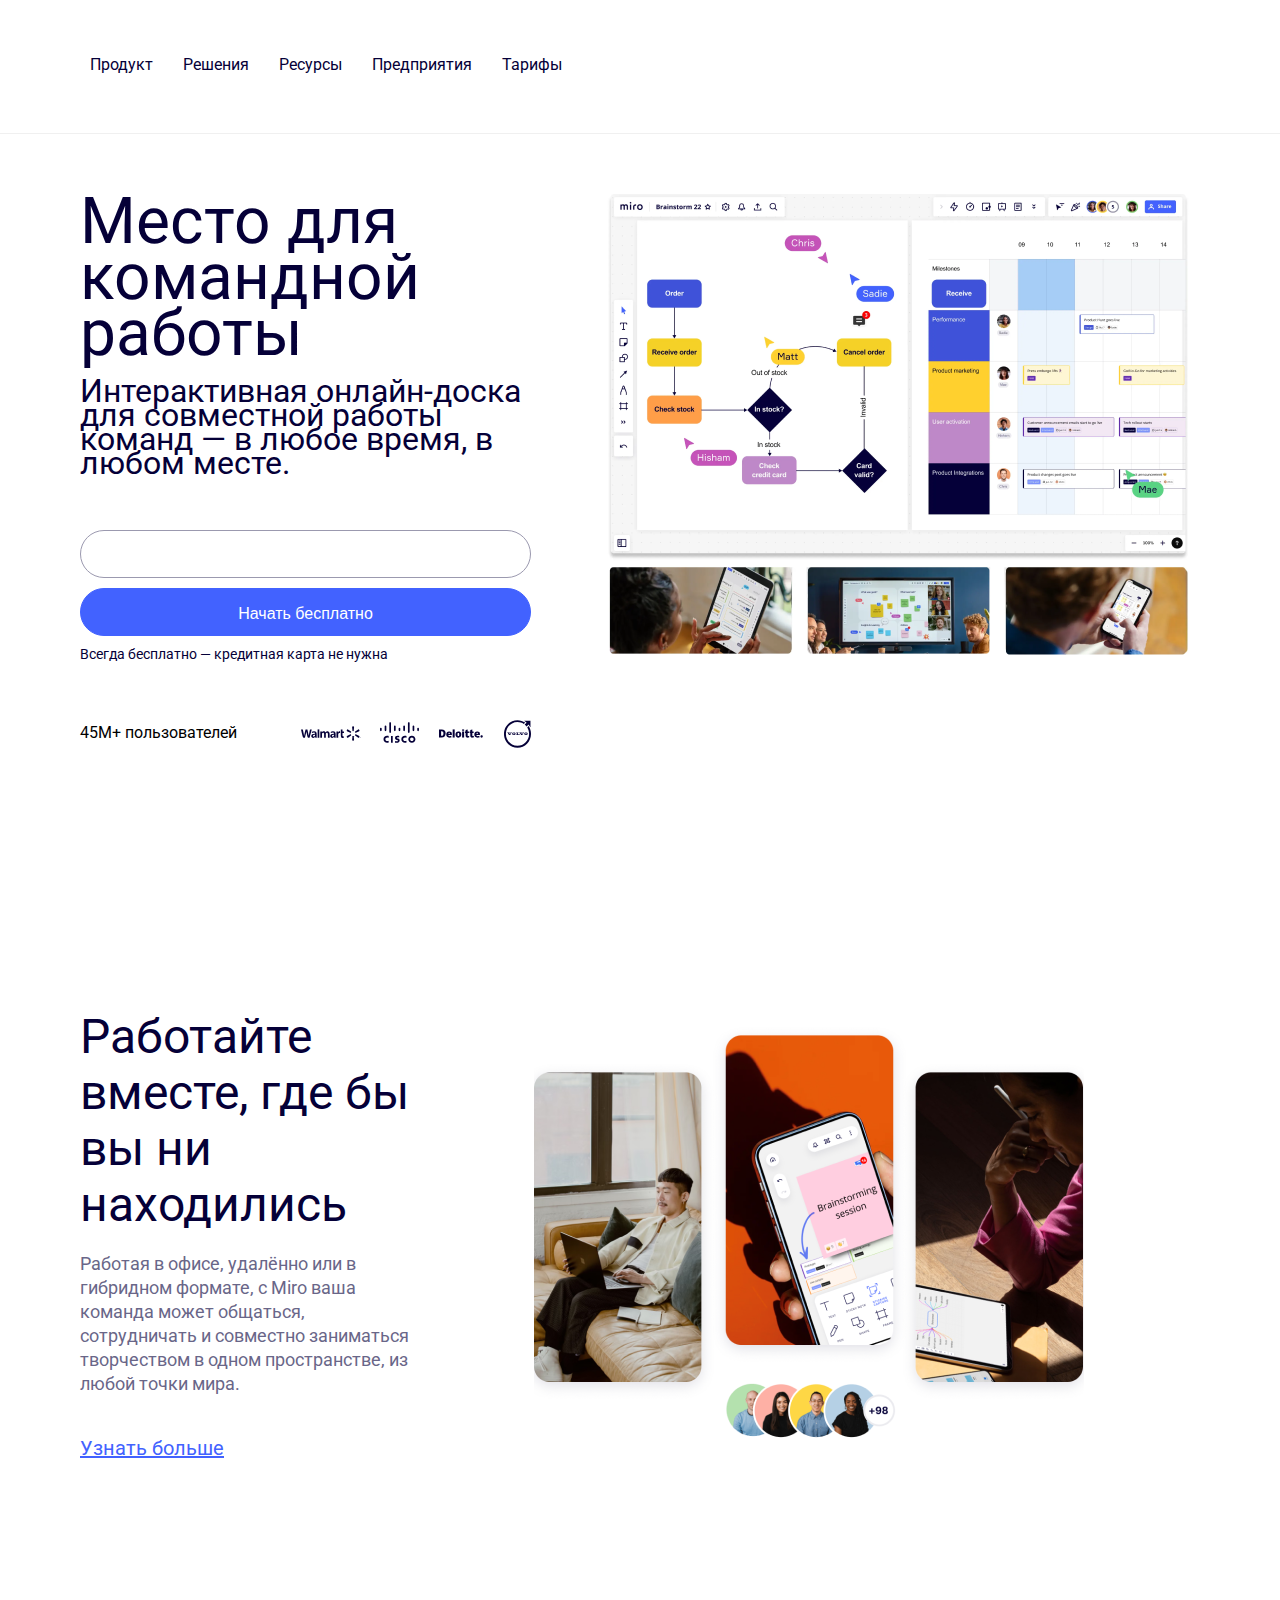
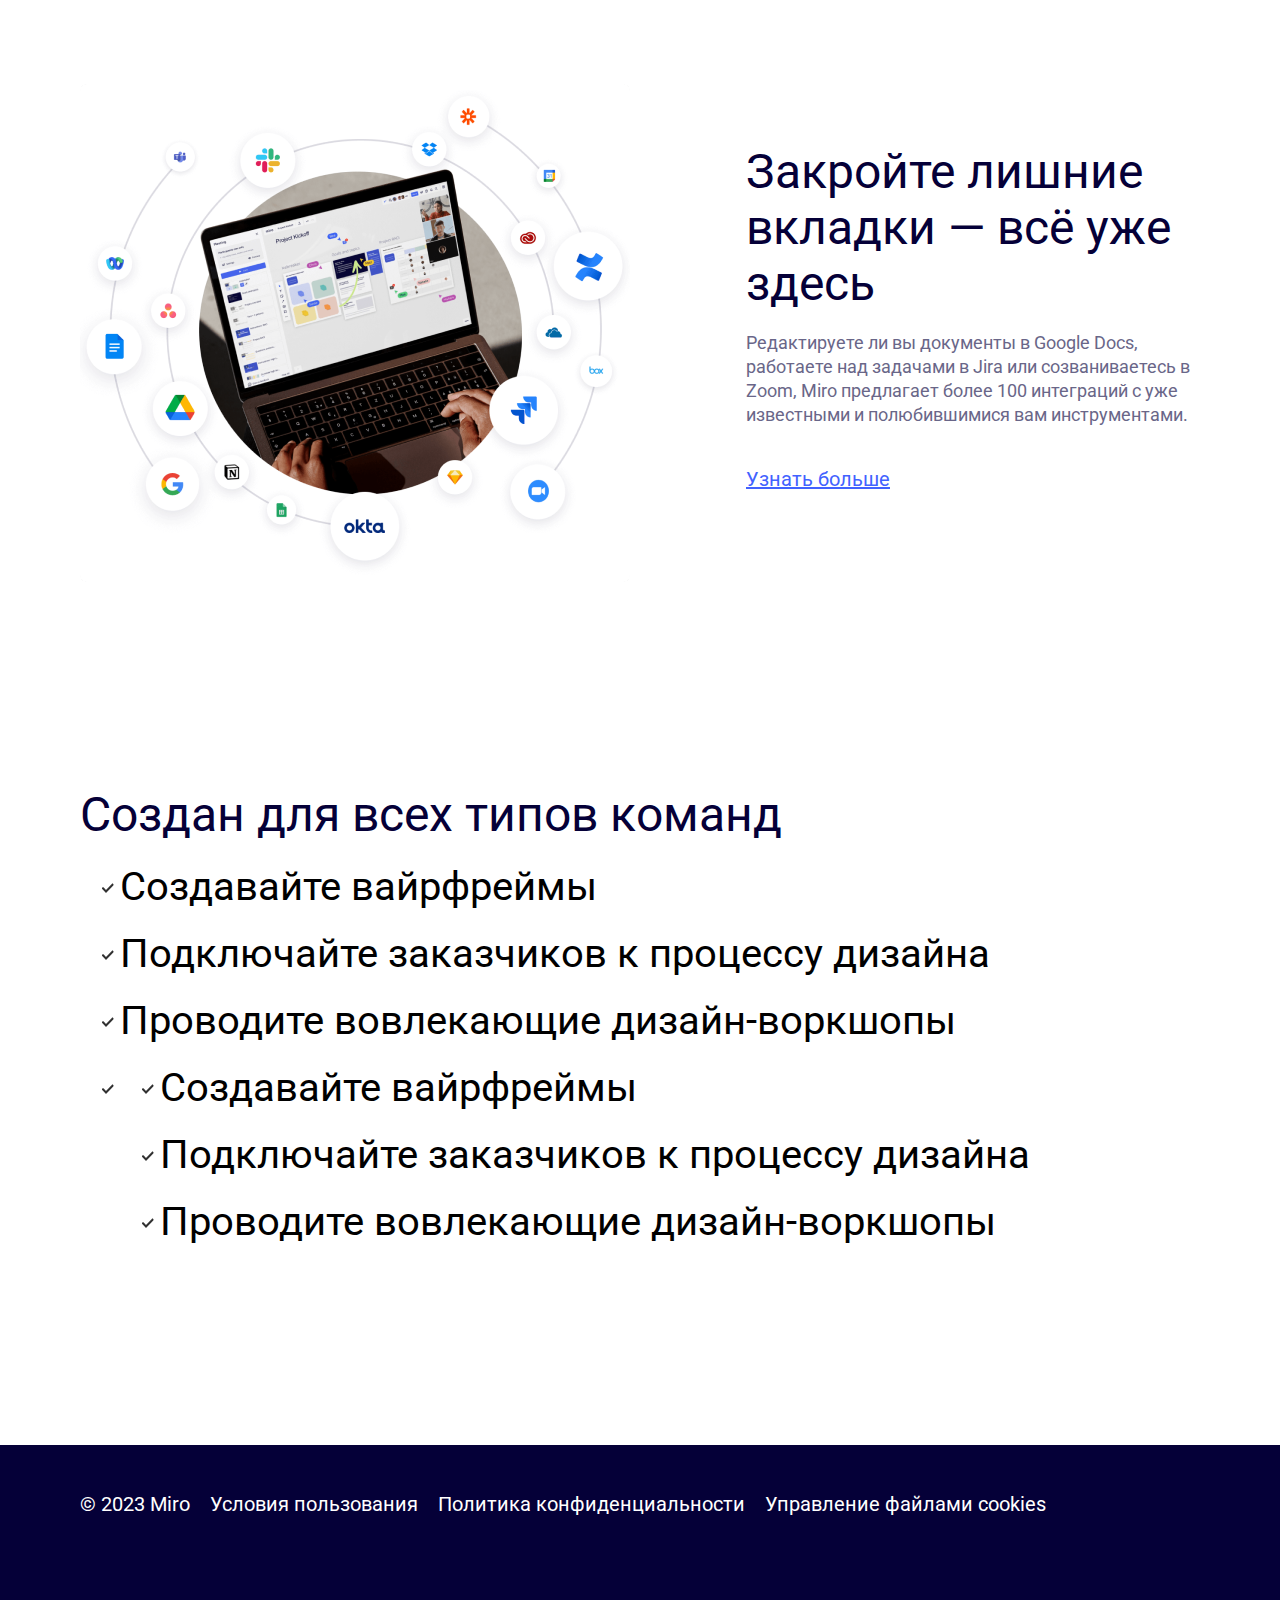
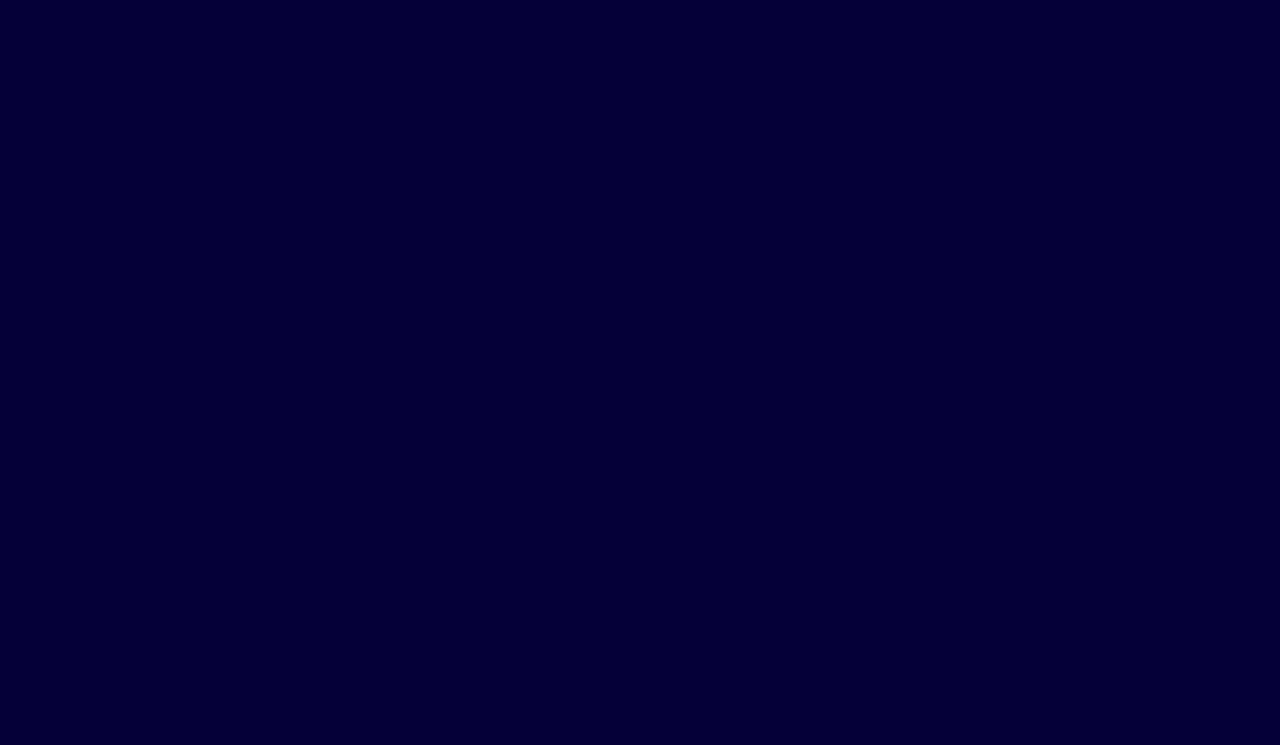
<file: 1 - Miro/index.html>
<!DOCTYPE html>
<html lang="en">
  <head>
    <meta charset="UTF-8" />
    <meta http-equiv="X-UA-Compatible" content="IE=edge" />
    <meta name="viewport" content="width=device-width, initial-scale=1.0" />
    <link rel="stylesheet" href="./styles/styles.css" />
    <!-- <link rel="stylesheet" href="./styles/anoter-style.css" /> -->
    <link rel="preconnect" href="https://fonts.googleapis.com" />
    <link rel="preconnect" href="https://fonts.gstatic.com" crossorigin />
    <link
      href="https://fonts.googleapis.com/css2?family=Roboto:wght@400;700&display=swap"
      rel="stylesheet"
    />
    <title>Miro</title>
  </head>
  <body>
    <header>
      <nav>
        <ul>
          <li><a href="#">Продукт</a></li>
          <li><a href="#">Решения</a></li>
          <li><a href="#">Ресурсы</a></li>
          <li><a href="#">Предприятия</a></li>
          <li><a href="#">Тарифы</a></li>
        </ul>
      </nav>
    </header>
    <main>
      <section id="hero">
        <div>
          <h1>
            Место для <br />
            командной <br />
            работы
          </h1>
          <p class="heroText">
            Интерактивная онлайн-доска для совместной работы команд — в любое
            время, в любом месте.
          </p>
          <form action="/register" method="get" class="heroForm">
            <input type="email" name="email" id="email" />
            <button id="heroButton" class="test test2">Начать бесплатно</button>
          </form>
          <p>Всегда бесплатно — кредитная карта не нужна</p>
          <div class="heroLogos">
            45M+ пользователей
            <img src="./images/logos.svg" alt="logos" />
          </div>
        </div>
        <div>
          <img
            src="./images/hero.png"
            alt="Изображение экрана работы Miro"
            id="heroImage"
          />
        </div>
      </section>
      <section class="section">
        <div>
          <h2>Работайте вместе, где бы вы ни находились</h2>
          <p class="sectionText">
            Работая в офисе, удалённо или в гибридном формате, с Miro ваша
            команда может общаться, сотрудничать и совместно заниматься
            творчеством в одном пространстве, из любой точки мира.
          </p>
          <a href="#" class="link">Узнать больше</a>
        </div>
        <img src="./images/1.png" alt="Работа в Miro с мобильных устройств" />
        <div></div>
      </section>
      <section class="section section-reverse">
        <div>
          <h2>Закройте лишние вкладки — всё уже здесь</h2>
          <p class="sectionText">
            Редактируете ли вы документы в Google Docs, работаете над задачами в
            Jira или созваниваетесь в Zoom, Miro предлагает более 100 интеграций
            с уже известными и полюбившимися вам инструментами.
          </p>
          <a href="#" class="link">Узнать больше</a>
        </div>
        <div>
          <img src="./images/2.png" alt="Сервисы вокруг Miro" />
        </div>
      </section>
      <section>
        <h2>Создан для всех типов команд</h2>
        <ul class="sectionList">
          <li>Создавайте вайрфреймы</li>
          <li>Подключайте заказчиков к процессу дизайна</li>
          <li>Проводите вовлекающие дизайн-воркшопы</li>
          <li>
            <ul class="sectionList">
              <li>Создавайте вайрфреймы</li>
              <li>Подключайте заказчиков к процессу дизайна</li>
              <li>Проводите вовлекающие дизайн-воркшопы</li>
            </ul>
          </li>
        </ul>
      </section>
    </main>
    <footer>
      <div>
        <div>&#169; 2023 Miro</div>

        <a href="#">Условия пользования</a>
        <a href="#">Политика конфиденциальности</a>
        <a href="#">Управление файлами cookies</a>
      </div>
    </footer>
  </body>
</html>
</file>
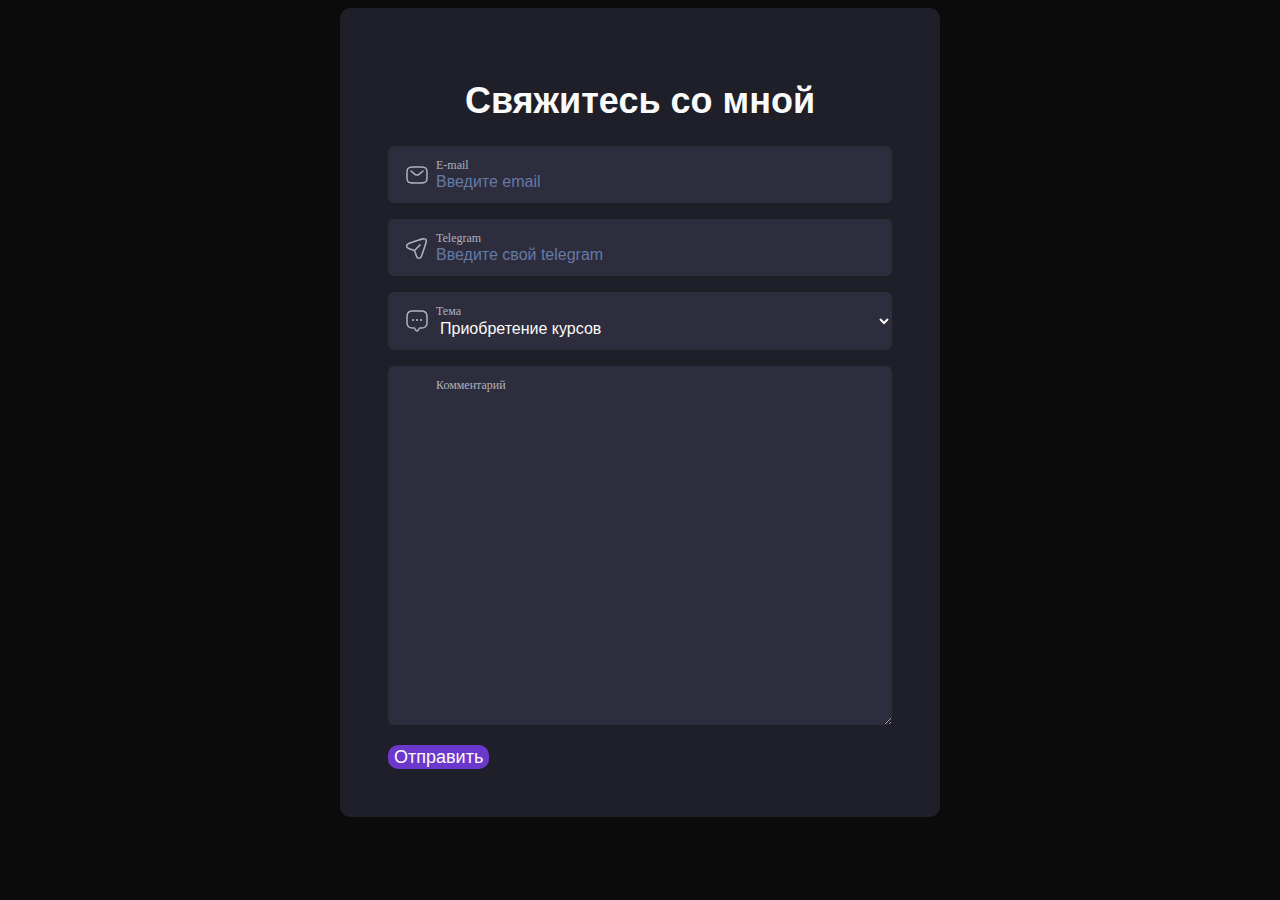
<file: 2 - PurpleForm/index.html>
<!DOCTYPE html>
<html lang="en">
  <head>
    <meta charset="UTF-8" />
    <meta http-equiv="X-UA-Compatible" content="IE=edge" />
    <meta name="viewport" content="width=device-width, initial-scale=1.0" />
    <title>Demo</title>
    <link rel="stylesheet" href="./styles/styles.css" />
  </head>
  <body>
    <main>
      <h1>Свяжитесь со мной</h1>
      <form action="#">
        <div class="field">
          <img src="images/message.svg" alt="email" />
          <label for="email">E-mail</label>
          <input
            type="email"
            id="email"
            placeholder="Введите email"
            name="email"
            required
          />
        </div>
        <div class="field">
          <img src="images/telegram.svg" alt="tg" />
          <label for="telegram">Telegram</label>
          <input
            type="text"
            id="telegram"
            placeholder="Введите свой telegram"
            name="telegram"
          />
        </div>
        <div class="field">
          <img src="images/topic.svg" alt="topic" />
          <label for="topic">Тема</label>
          <select name="topic" id="topic" required>
            <option value="buy">Приобретение курсов</option>
            <option value="payments">Вопрос по оплате</option>
            <option value="training">Заказ тренинга</option>
          </select>
        </div>
        <div class="field">
          <label for="comment">Комментарий</label>
          <textarea name="comment" id="comment" cols="30" rows="20"></textarea>
        </div>
        <button>Отправить</button>
      </form>
    </main>
  </body>
</html>
</file>
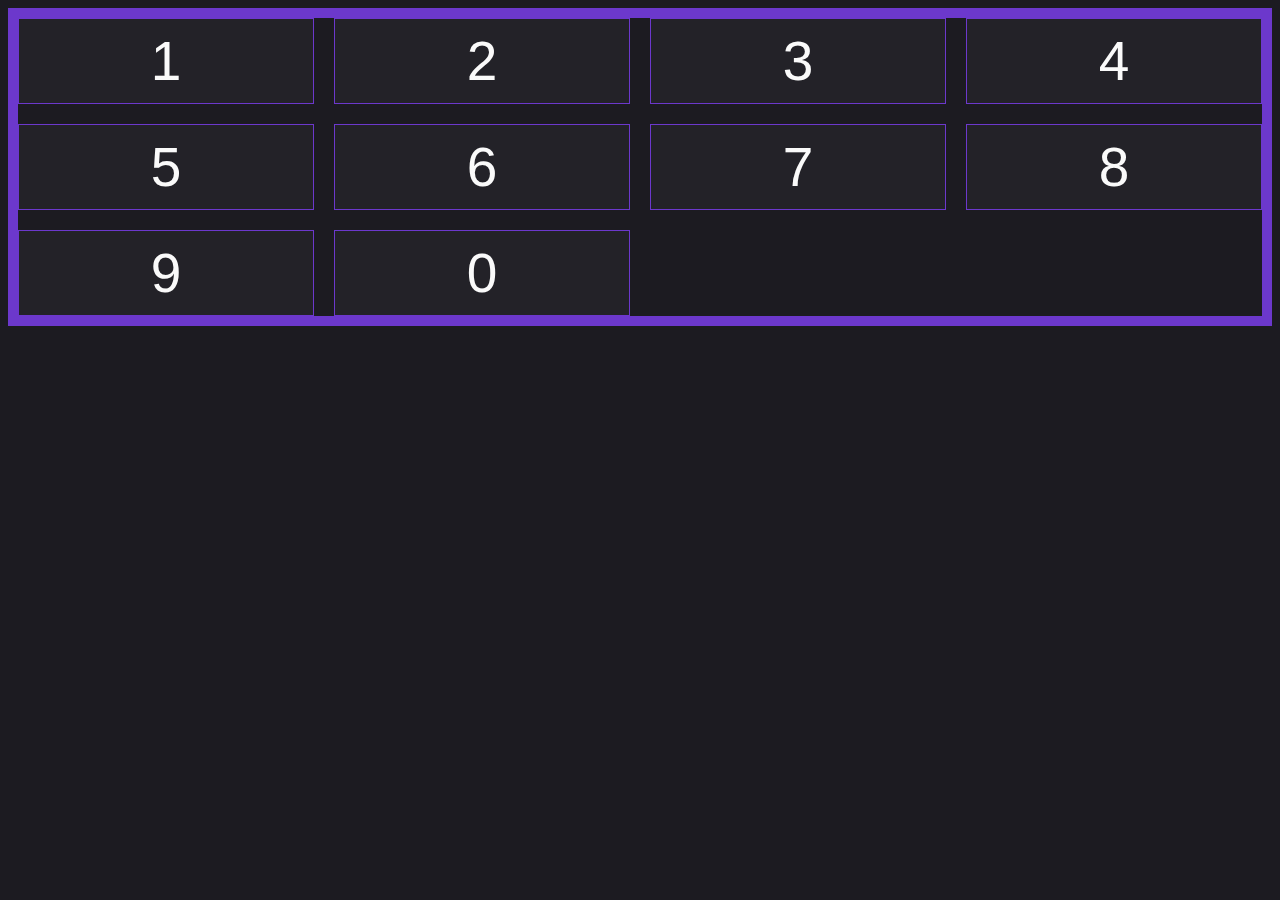
<file: 3 - FlexBox/index.html>
<!DOCTYPE html>
<html lang="en">
  <head>
    <meta charset="UTF-8" />
    <meta http-equiv="X-UA-Compatible" content="IE=edge" />
    <meta name="viewport" content="width=device-width, initial-scale=1.0" />
    <title>PurpleSchool - Flexbox</title>
    <link rel="preconnect" href="https://fonts.googleapis.com" />
    <link rel="stylesheet" href="./styles.css" />
  </head>
  <body>
    <div class="container">
      <div class="item item1">1</div>
      <div class="item item2">2</div>
      <div class="item item3">3</div>
      <div class="item item4">4</div>
      <div class="item item5">5</div>
      <div class="item item6">6</div>
      <div class="item item7">7</div>
      <div class="item item8">8</div>
      <div class="item item9">9</div>
      <div class="item item0">0</div>
    </div>
  </body>
</html>
</file>
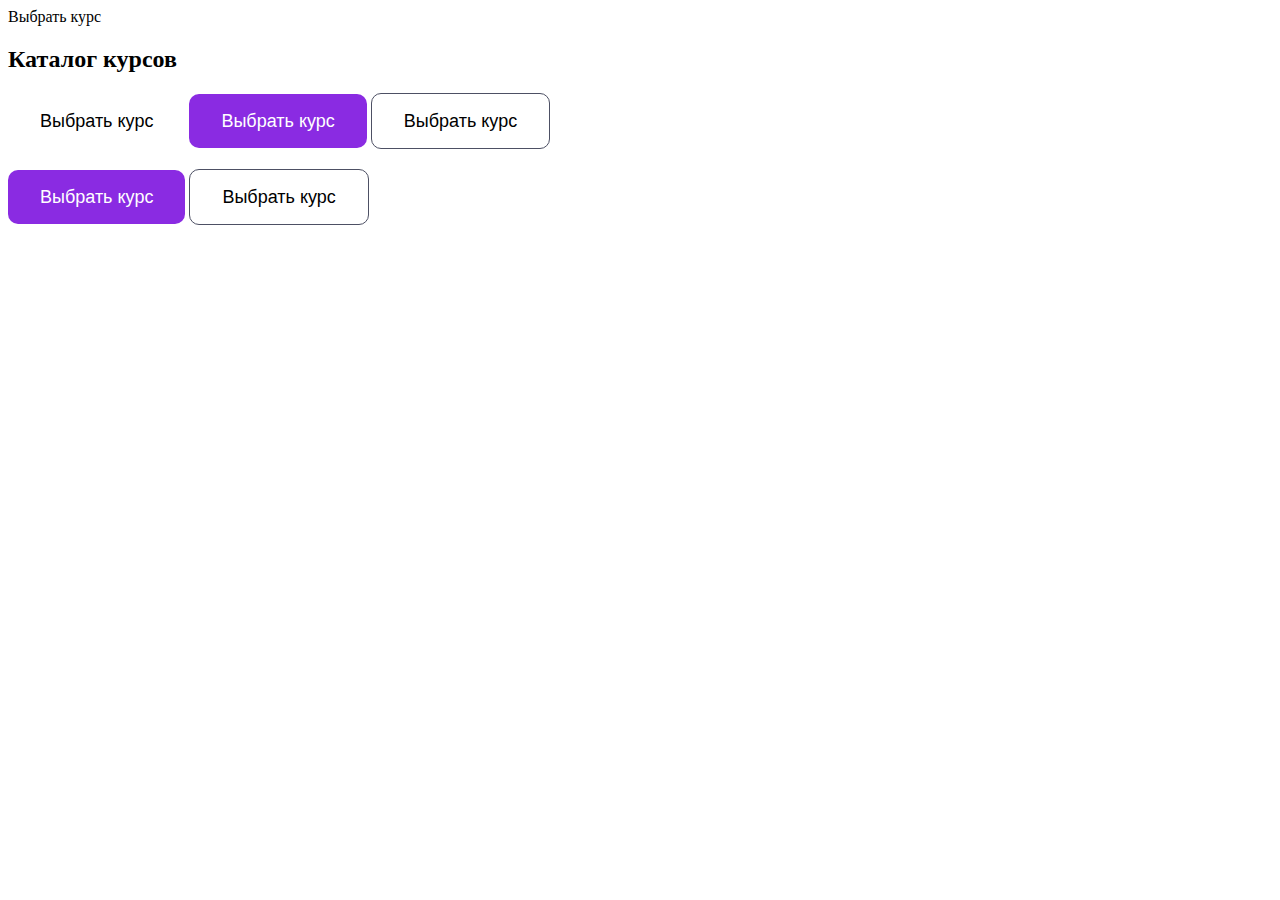
<file: 4 - metodology/index.html>
<!DOCTYPE html>
<html lang="en">
  <head>
    <meta charset="UTF-8" />
    <meta name="viewport" content="width=device-width, initial-scale=1.0" />
    <title>Document</title>
    <link rel="stylesheet" href="./styles/styles.css" />
  </head>
  <body>
    <section class="section">
      <div class="section-header">
        <div class="section-header__top">Выбрать курс</div>
        <h2 class="section-header__h2">Каталог курсов</h2>
      </div>
      <button class="button">Выбрать курс</button>
      <button class="button button_primary">Выбрать курс</button>
      <button class="button button_ghost">Выбрать курс</button>
      <div class="heromix">
        <button class="button button_primary heromix__button">
          Выбрать курс
        </button>
        <button class="button button_ghost heromix__button">
          Выбрать курс
        </button>
      </div>
    </section>
  </body>
</html>
</file>
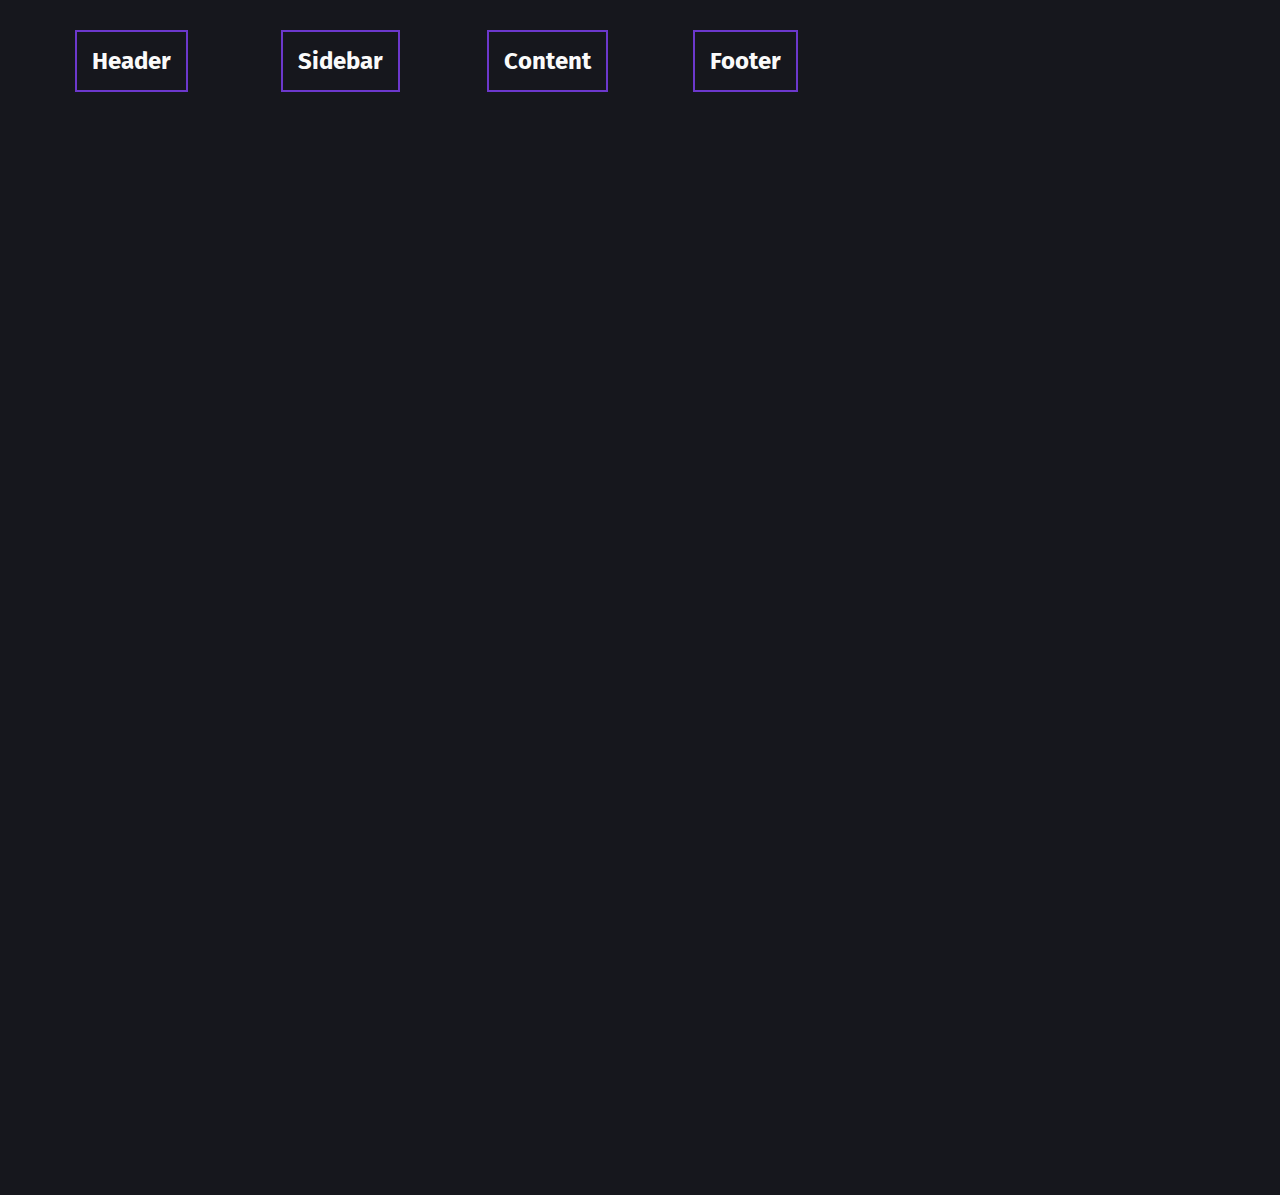
<file: 6 - Grid/index.html>
<!DOCTYPE html>
<html lang="en">
  <head>
    <meta charset="UTF-8" />
    <meta http-equiv="X-UA-Compatible" content="IE=edge" />
    <meta name="viewport" content="width=device-width, initial-scale=1.0" />
    <link rel="stylesheet" href="./styles/styles.css" />
    <title>Grids</title>
    <link rel="preconnect" href="https://fonts.googleapis.com" />
    <link rel="preconnect" href="https://fonts.gstatic.com" crossorigin />
    <link
      href="https://fonts.googleapis.com/css2?family=Fira+Sans:wght@400;700&display=swap"
      rel="stylesheet"
    />
  </head>
  <body>
    <div class="wrapper">
      <!-- <div class="item">1</div>
      <div class="item">2</div>
      <div class="item">3</div>
      <div class="item">4</div>
      <div class="item">5</div>
      <div class="item">6</div>
      <div class="item">7</div>
      <div class="item">8</div>
      <div class="item">9</div>
      <div class="item">10</div>
      <div class="item item_11">11</div>
      <div class="item">12</div>
      <div class="item">13</div>
      <div class="item">14</div>
      <div class="item">15</div>
      <div class="item">16</div>
      <div class="item">17</div>
      <div class="item">18</div> -->
      <div class="item header">Header</div>
      <div class="item sidebar">Sidebar</div>
      <div class="item content">Content</div>
      <div class="item footer">Footer</div>
    </div>
  </body>
</html>
</file>
<file: 1 - Miro/styles/styles.css>
* {
	box-sizing: border-box;
}
/* 

 @font-face {
 	font-family: "Roboto";
 	src: url("../fonts/Roboto-Regular.ttf");
 } */



body {
	margin: 0;
	font-family: "Roboto", sans-serif;
}

h1 {
	margin: 0 0 17px 0;
}

h2 {
	margin: 60px 0 19px 0;
}

h1, h2 {
	font-weight: 400;
	font-size: 48px;
	line-height: 56px;
	color: #050038;
}

section {
	max-width: 1200px;
	margin: 0 auto; 
	padding: 0 40px;
	margin-bottom: 200px;
}

p {
	font-weight: 400;
	font-size: 18px;
	line-height: 24px;
}


header {
	border-bottom: 1px solid #F0F0F0;
	margin-bottom: 60px;
}

header a {
	font-weight: 400;
	font-size: 16px;
	line-height: 24px;
	color: #050038;
	text-decoration: none;
}


nav {
	padding: 33px 50px;
	margin-bottom: 60px;
	max-width: 1200px;
	margin: 0 auto;
}

nav ul {
	list-style: none;
	padding: 0;
	margin: 0;
	display: flex;
	gap: 30px;
}

footer {
	background: #050038;
	padding: 47px 40px;
	color: white;
}

footer > div {
	max-width: 1200px;
	margin: 0 auto;
	display: flex;
	padding: 0 40px;
	gap: 20px;
}

footer a {
	color: white;
	text-decoration: none;
}

.heroForm {
	display: flex;
	flex-direction: column;
	gap: 10px;
}

.heroForm+p {
	font-weight: 400;
	font-size: 14px;
	line-height: 20px;
	color: #050038;
	margin: 8px 0 52px 0;
}

.heroLogos {
display: flex;
justify-content: space-between;
align-items: center;
gap: 20px;
}

.heroText {
	color: #050038;
	margin: 0 0 55px 0;
}

.sectionText {
	color: #696688;
	margin: 0 0 40px 0;
}

#heroButton {
	background-color: #4262FF;
	color: #FFFFFF;
	transition: background-color 1s, border-radius 1s 0.5s;

}

#heroButton:hover {
	background-color: #122db6;
		border-radius: 50%;
		
}

#heroButton:active {
	background-color: #071766;

}

.heroForm input {
	border-radius: 32px;
	border: 1px solid #9B99AF;
	height: 48px;
	padding: 5px 10px;
}

.heroForm button {
	height: 48px;
	border: 1px solid #4262FF;
	border-radius: 32px;
	padding: 10px 20px;
}

.heroForm input:focus {
	background-color: aliceblue;
}

.link {
	color: #4262FF;
	text-decoration: underline;
}

.link:hover {
	color: #122db6;
}

.sectionList {
	list-style: none;
	/* list-style: url('../images/check.svg'); */
}

.sectionList li::marker {
	content: url('../images/check.svg');
}

.experimentBlue {
	background: #071766;
	width: 400px;
	height: 400px;
	color: white;
	padding: 10px 20px 50px 30px;
	border: 5px solid #696688;
	margin: 10px auto;
}

#hero {
	font-size: 16px;
	display: flex;
	gap: 65px;
}

h1 {
	font-size: 4em;
}

.heroText {
	font-size: 2em;
}

#heroButton {
	height: 3em;
	border: 1px solid #4262FF;
	border-radius: 32px;
	padding: 1em 2.5em;
	font-size: 1em;
}

ul > li {
	font-size: 2rem;
	margin-bottom: 1rem;
} 


html {
	font-size: 20px;
}

footer {
	height: 100vh;
	width: 100%;
}

.section {
	display: flex;
	gap: 116px;
}


.section-reverse {
	flex-direction: row-reverse;
}

/* .exp:hover div {
	animation-play-state: paused;;
} */


@keyframes my-move {
25% {
		transform: translateX(100%);
	}

	50% {
		transform: translateX(100%) translateY(-100%);
	}

	75% {
		transform: translateX(0%) translateY(-100%)
	}

	100% {
		transform: translateX(0%) translateY(0%);
	}
}



@media (max-width: 700px) {
	h1 {
		color: yellow;
	}
}



@media (max-width: 500px) {
	h1 {
		color: red;
	}
}
</file>
<file: 1 - Miro/styles/anoter-style.css>
.experiment {
	background: green;
}
</file>
<file: 2 - PurpleForm/styles/styles.css>
body {
	background-color: #0b0b0c;
}

* {
	box-sizing: border-box;
}

main {
	background-color: #1E1F29;
	border-radius: 10px;
	padding: 48px;
	max-width: 600px;
	min-width: 360px;
	margin: 0 auto;
}

h1 {
	color: #FAFAFA;
	font-size: 36px;
	font-weight: 700;
	font-family: 'Andale Mono', sans-serif;
	text-align: center;
	margin-bottom: 0 0 32px 0;
}

.field {
	position: relative;
	margin-bottom: 16px;
}

.field img {
	position: absolute;
	top: 17px;
	left: 17px;
}

input, textarea, select {
	background: #2E2D3D;
	color: #FAFAFA;
	font-family: 'Andale Mono', sans-serif;
	font-size: 16px;
	font-weight: 400;
	line-height: 100%;
	padding: 27px 48px 12px;
	border: none;
	border-radius: 6px;
	width: 100%;
}
  
input::placeholder, textarea::placeholder, select::placeholder {
	color: #637aa7;
	font-size: 16px;
}

label {
	position: absolute;
	color: #AFB2BF;
	top: 12px;
	left: 48px;
	font-size: 12px;
	font-weight: 400;
	line-height: 14px;
}

button {
	background-color: #6C38CC;
	color: #FAFAFA;
	border: none;
	border-radius: 10px;
	margin: 0 auto;
	font-size: 18px;
	font-weight: 400;
	line-height: 22px;
	text-align: center;

}
</file>
<file: 3 - FlexBox/styles.css>
* {
	box-sizing: border-box;
}

body {
	background: #1c1b21;
	color: #FAFAFA;
	font-size: 55px;
	font-family: 'Fira Sans', sans-serif;
}



.container {
	border: 10px solid #6c38cc;
	display: flex;
	/* flex-direction:row;
	flex-wrap: wrap;
	justify-content: center;
	align-content:space-between;
	height: 100vh; */
	flex-wrap: wrap;
	gap: 20px;
}

.item {
	background: #232228;
	border: 1px solid #6c38cc ;
	text-align: center;
	padding: 10px;
	flex: 0 1 calc(100% / 4 - 20px*3/4);

	/* width: calc(100% / 3); */
	/* flex: 1; */
}

.item1 {
	/* order: 1; */
	/* flex: 1; */
}


.item3 {
	/* order: 1; */
	/* flex: 2; */
}
</file>
<file: 4 - metodology/styles/styles.css>
/*

Б - блок = section, section-header : т.е. через -
Э - элемент блока = blockName__elementName
М - модификатор = через _ : описывает тему элемента - напримеер, на сайте много кнопок, которые только цветом отличаются


*/  
body {
	--color-primary: blueviolet;
}

.section-header {

}

.section-header__top {

}

.section-header__h2 {
	 
}


/* Модификаторы */
.button {
	padding: 16px 32px;
	border-radius: 10px;
	font-size: 18px;
	font-weight: 400;
	line-height: 22px;
	background:none;
	border: none;
}


.button_primary {
	background-color: var(--color-primary, red);
	color: white;
}

.button_ghost {
	border: 1px solid #4D5064;

}





/* mix */

.heromix__button {
	margin-top: 20px;
}
</file>
<file: 6 - Grid/styles/styles.css>
:root {
	--color-primary: #6C38CC;
	--color-primary-hover: #5b2bb2;
	--color-secondary: #E47AD5;
	--color-text: #FAFAFA;
	--color-link-hover: #AFB2BF;
	--color-bg: #16171D;
	--color-bg-medium: #1E1F29;
	--color-bg-light: #2E2D3D;
	--color-stroke: #4D5064;
	--color-footer: #101114;

	--gradient: linear-gradient(93.33deg, #D77BE6 9.26%, #BE63E6 42.32%, #6C38CC 104.58%);

	--border-8: 8px;
	--border-10: 10px;
	--layout-width: 1172px;
}

* {
	box-sizing: border-box;
	margin: 0;
	padding: 0;
}

html {
	-webkit-font-smoothing: antialiased;
	-moz-osx-font-smoothing: grayscale;
	text-rendering: optimizeLegibility;
}

body {
	background: var(--color-bg);
	margin: 30px;
	font-family: 'Fira Sans', sans-serif;
	font-style: normal;
	font-weight: 400;
}

.item {
	color: var(--color-text);
	font-size: 24px;
	font-weight: 700;
	border: 2px solid var(--color-primary);
	text-align: center;
	padding: 15px;
}

.wrapper {
	display: grid;
	/* grid-template-columns: repeat(auto-fit, minmax(300px, 1fr)); */
	grid-template-columns: repeat(6, 100px);
	grid-template-rows: repeat(10, 100px);
	gap: 15px;
	justify-items: flex-start;
	align-items: start;
	justify-content: space-around;
}
</file>
